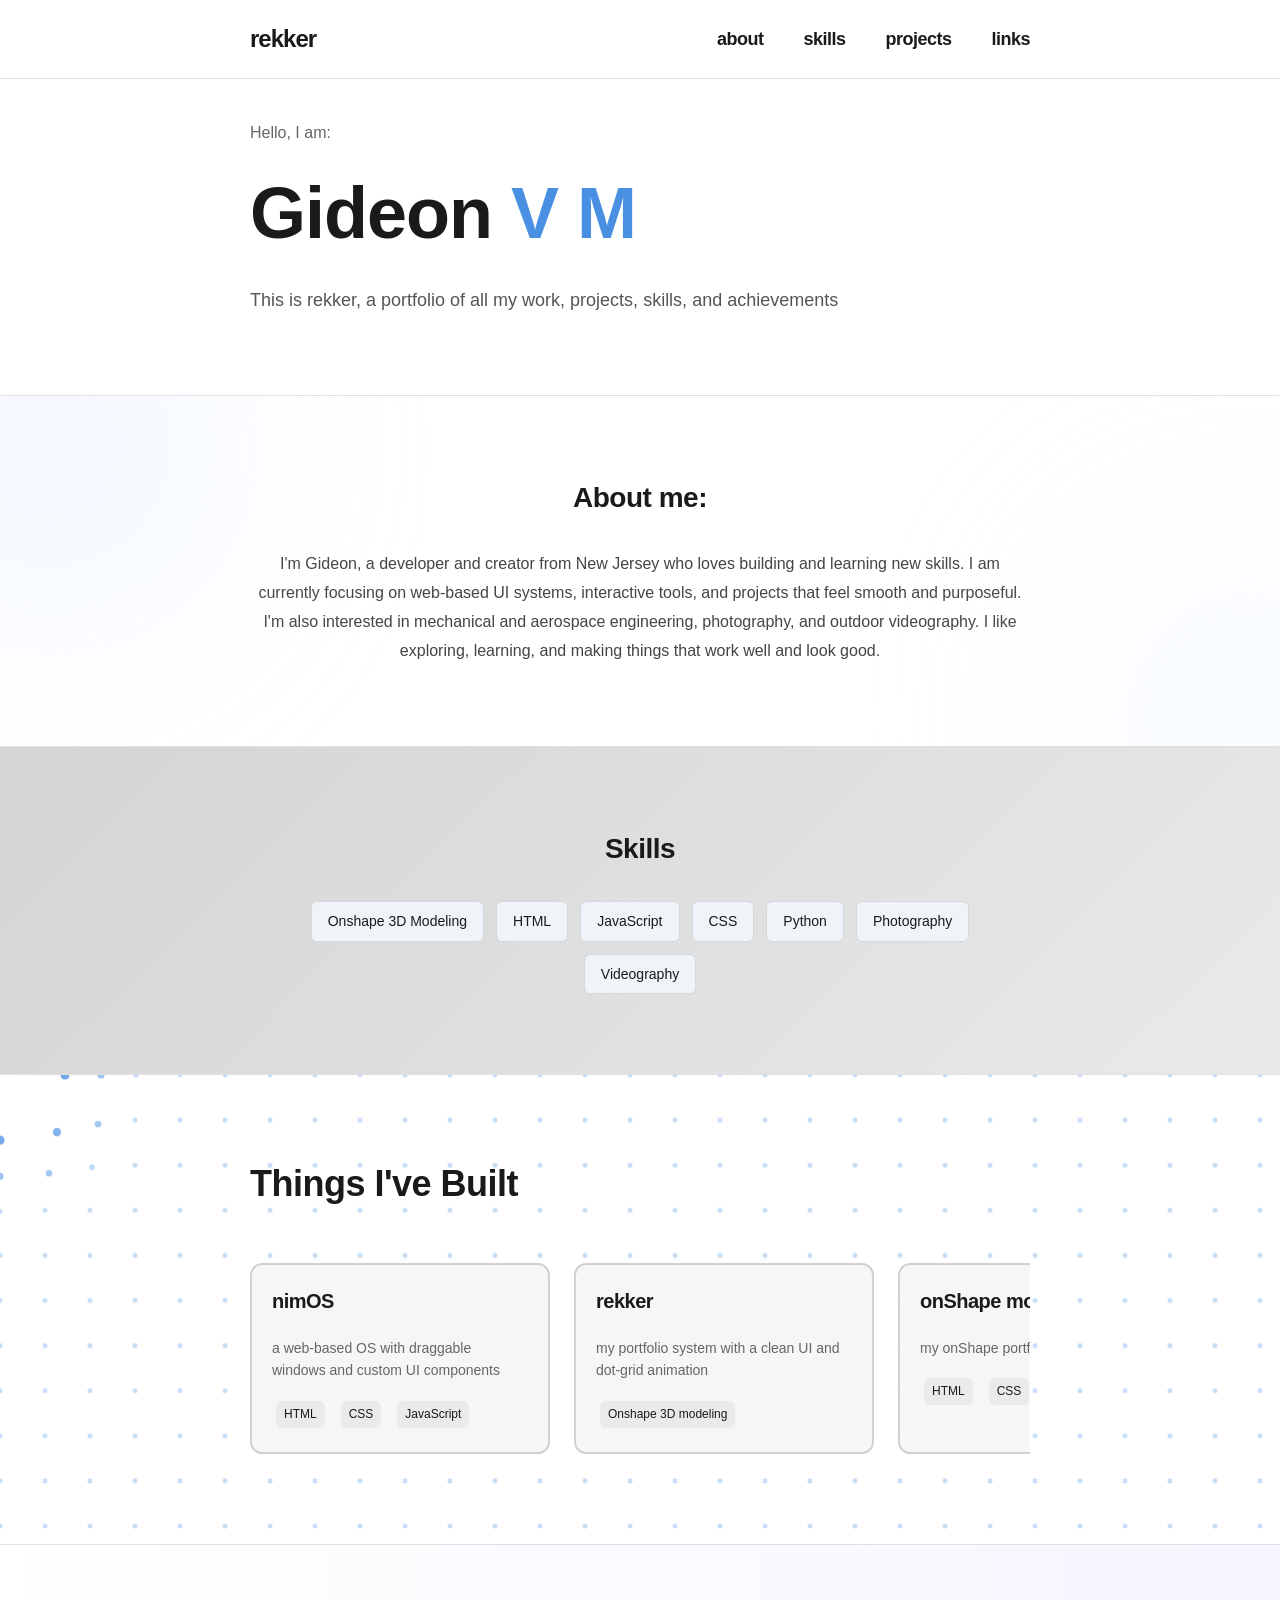
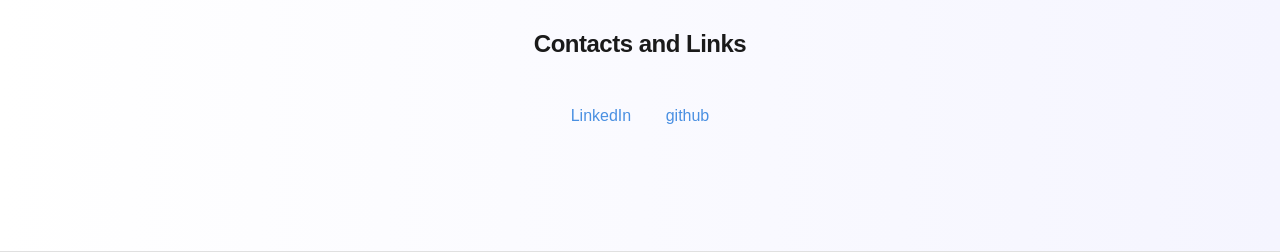
<file: index.html>
<!DOCTYPE html>
    <html lang="en">
        <head>
            <meta charset="UTF-8">
            <meta name="viewport" content="width=device-width, initial-scale=1.0">
            <link rel="stylesheet" href="web.css">
            
            <title>My Website</title>
        </head>

        <body class="body">

            <div class="title-bar">
                <h1 class="title">rekker</h1>
                <div class="nav-right">
                    <a href="#about" class="title2">about</a>
                    <a href="#skills" class="title2">skills</a>
                    <a href="#projects" class="title2">projects</a>
                    <a href="#links" class="title2">links</a>
                </div>
            </div>

            <div class="border">
                <div class="content-1">
                    <p class="greeting">Hello, I am:</p>
                    <h1 class="hero-name">Gideon<span class="accent"> V M</span></h1>
                    <h2 class="hero-subtitle">This is rekker, a portfolio of all my work, projects, skills, and achievements</h2>
                </div>
            </div>
            
            <div class="border">
                <div class="content-2"  id="about">
                    <h3>About me:</h3>
                    <p>I'm Gideon, a developer and creator from New Jersey who loves building and learning new skills. I am currently focusing on web-based UI systems, interactive tools, and projects that feel smooth and purposeful. I'm also interested in mechanical and aerospace engineering, photography, and outdoor videography. I like exploring, learning, and making things that work well and look good.</p>
                </div>
            </div>

            <div class="border" >
                <div class="content-3" id="skills">
                    <h3>Skills</h3>
                    <div class="skills-list">
                        <span class="skill-tag">Onshape 3D Modeling</span>
                        <span class="skill-tag">HTML</span>
                        <span class="skill-tag">JavaScript</span>
                        <span class="skill-tag">CSS</span>
                        <span class="skill-tag">Python</span>
                        <span class="skill-tag">Photography</span>
                        <span class="skill-tag">Videography</span>
                    </div>
                </div>
            </div>

            <div class="border" >
                <section class="projects-section" id="projects">
                    <canvas id="dotGrid"></canvas>

                    <div class="projects">
                        <h2>Things I've Built</h2>
                        
                        <div class="project-row">
                            <div class="project-card">
                                <h3>nimOS</h3>
                                <p>a web-based OS with draggable windows and custom UI components</p>
                                <div class="tags">
                                    <span>HTML</span><span>CSS</span><span>JavaScript</span>
                                </div>
                            </div>
                            <div class="project-card">
                                <h3>rekker</h3>
                                <p>my portfolio system with a clean UI and dot-grid animation</p>
                                <div class="tags">
                                    <span>Onshape 3D modeling</span>
                                </div>
                            </div>
                            <div class="project-card">
                                <h3>onShape models</h3>
                                <p>my onShape portfolio of 3D models</p>
                                <div class="tags">
                                    <span>HTML</span><span>CSS</span><span>JavaScript</span>
                                </div>
                            </div>
                        </div>
                    </div>
                </section>
            </div>
            
            <div class="border" >
                <div class="content-5" id="links">
                    <h3>Contacts and Links</h3>
                    <a href="https://www.linkedin.com/in/gideon-minieri-3a04ab3b8">LinkedIn</a>
                    <a href="https://github.com/rubberducky-png">github</a>
                    
                </div>
            </div>
            
        </body>
        <script src="web.js"></script>
    </html>
</file>
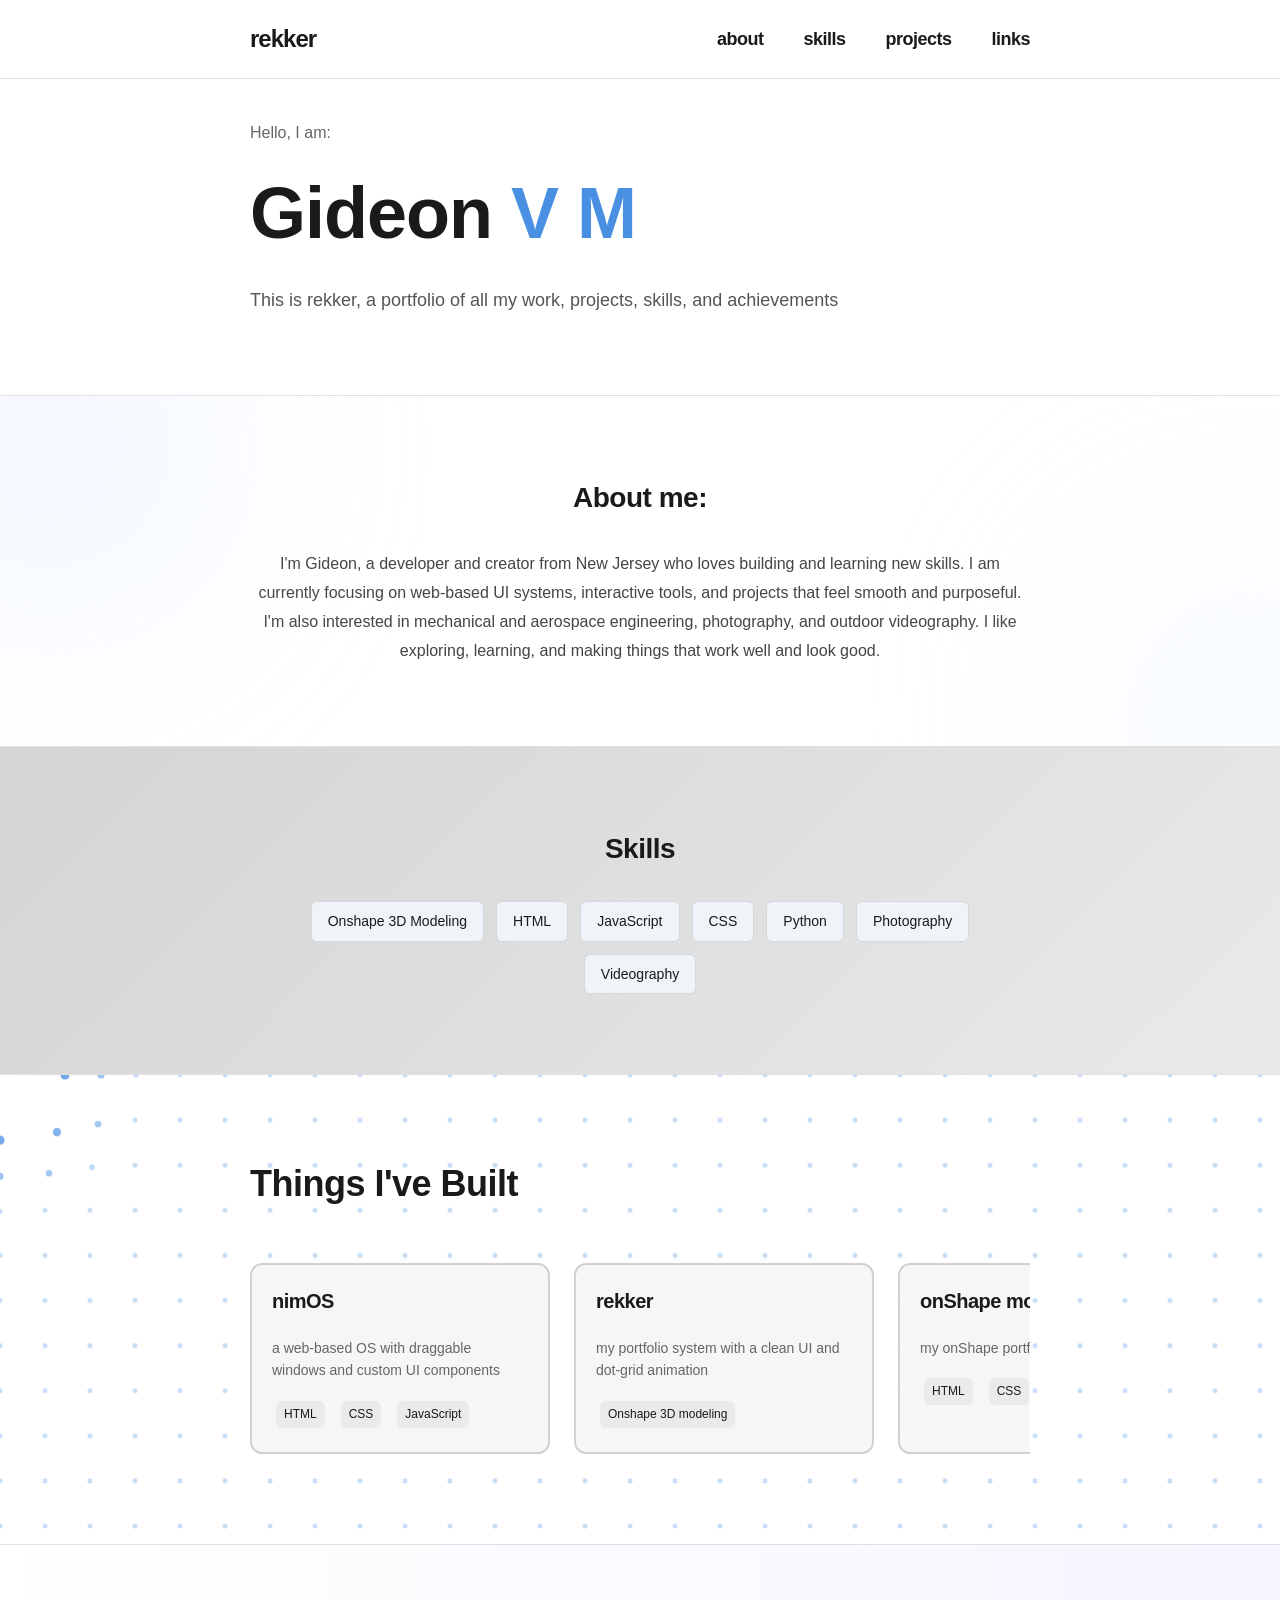
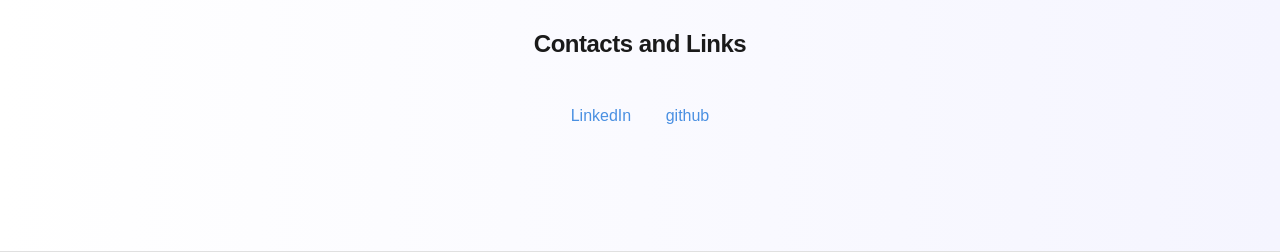
<file: web.html>
<!DOCTYPE html>
    <html lang="en">
        <head>
            <meta charset="UTF-8">
            <meta name="viewport" content="width=device-width, initial-scale=1.0">
            <link rel="stylesheet" href="web.css">
            
            <title>My Website</title>
        </head>

        <body class="body">

            <div class="title-bar">
                <h1 class="title">rekker</h1>
                <div class="nav-right">
                    <a href="#about" class="title2">about</a>
                    <a href="#skills" class="title2">skills</a>
                    <a href="#projects" class="title2">projects</a>
                    <a href="#links" class="title2">links</a>
                </div>
            </div>

            <div class="border">
                <div class="content-1">
                    <p class="greeting">Hello, I am:</p>
                    <h1 class="hero-name">Gideon<span class="accent"> V M</span></h1>
                    <h2 class="hero-subtitle">This is rekker, a portfolio of all my work, projects, skills, and achievements</h2>
                </div>
            </div>
            
            <div class="border">
                <div class="content-2"  id="about">
                    <h3>About me:</h3>
                    <p>I'm Gideon, a developer and creator from New Jersey who loves building and learning new skills. I am currently focusing on web-based UI systems, interactive tools, and projects that feel smooth and purposeful. I'm also interested in mechanical and aerospace engineering, photography, and outdoor videography. I like exploring, learning, and making things that work well and look good.</p>
                </div>
            </div>

            <div class="border" >
                <div class="content-3" id="skills">
                    <h3>Skills</h3>
                    <div class="skills-list">
                        <span class="skill-tag">Onshape 3D Modeling</span>
                        <span class="skill-tag">HTML</span>
                        <span class="skill-tag">JavaScript</span>
                        <span class="skill-tag">CSS</span>
                        <span class="skill-tag">Python</span>
                        <span class="skill-tag">Photography</span>
                        <span class="skill-tag">Videography</span>
                    </div>
                </div>
            </div>

            <div class="border" >
                <section class="projects-section" id="projects">
                    <canvas id="dotGrid"></canvas>

                    <div class="projects">
                        <h2>Things I've Built</h2>
                        
                        <div class="project-row">
                            <div class="project-card">
                                <h3>nimOS</h3>
                                <p>a web-based OS with draggable windows and custom UI components</p>
                                <div class="tags">
                                    <span>HTML</span><span>CSS</span><span>JavaScript</span>
                                </div>
                            </div>
                            <div class="project-card">
                                <h3>rekker</h3>
                                <p>my portfolio system with a clean UI and dot-grid animation</p>
                                <div class="tags">
                                    <span>Onshape 3D modeling</span>
                                </div>
                            </div>
                            <div class="project-card">
                                <h3>onShape models</h3>
                                <p>my onShape portfolio of 3D models</p>
                                <div class="tags">
                                    <span>HTML</span><span>CSS</span><span>JavaScript</span>
                                </div>
                            </div>
                        </div>
                    </div>
                </section>
            </div>
            
            <div class="border" >
                <div class="content-5" id="links">
                    <h3>Contacts and Links</h3>
                    <a href="www.linkedin.com/in/gideon-minieri-3a04ab3b8">LinkedIn</a>
                    <a href="https://github.com/rubberducky-png">github</a>
                    
                </div>
            </div>
            
        </body>
        <script src="web.js"></script>
    </html>
</file>
<file: web.css>
html {
    scroll-behavior: smooth;
}

section, .border {
    scroll-margin-top: 60px;
}

* {
    margin: 0;
    padding: 0;
    box-sizing: border-box;
}

.body {
    background-color: #ffffff;
    color: #1A1A1A;
    font-family: 'Inter', -apple-system, BlinkMacSystemFont, 'Segoe UI', sans-serif;
    line-height: 1.6;
    font-size: 16px;
}

.title-bar {
    position: fixed;
    top: 0;
    left: 0;
    width: 100%;
    display: flex;
    justify-content: space-between;
    align-items: center;
    padding: 20px 250px; 
    border-bottom: 1px solid #E0E0E0;
    background-color: #fff;
    z-index: 999;
}
.title {
    font-size: 24px;
    font-weight: 700;
    letter-spacing: -1px;
}

.nav-right {
    display: flex;
    gap: 40px; 
}


.nav-right a.active {
    color: #4A90E2;
    font-weight: 600;
}

.nav-right a {
    text-decoration: none;
    color: inherit;
    font-size:18px;
    font-weight: 600;
    letter-spacing: -0.5px;
    cursor: pointer;
}

.nav-right a:hover {
    opacity: 0.7
}

.title2 {
    font-size: 18px;
    font-weight: 600;
    letter-spacing: -0.5px;
}


.border {
    border-bottom: 1px solid #E0E0E0;
    margin-top: 0;
}


.content-1,
.content-2,
.content-3,
.content-5 {
    max-width: 100%;
    margin: 0;
    padding: 80px 250px;
    text-align: center;
}

.content-1 {
    text-align: left;
    padding-top: 120px;
}

.greeting {
    font-size: 16px;
    font-weight: 500;
    color: #666;
    margin-bottom: 10px;
}

.hero-name {
    font-size: 72px;
    font-weight: 700;
    margin-bottom: 15px;
    letter-spacing: -1px;
}

.accent {
    color: #4A90E2;
}

.hero-subtitle {
    font-size: 18px;
    font-weight: 400;
    color: #555;
    max-width: 600px;
}


.content-2 p {
    font-size: 16px;
    line-height: 1.8;
    color: #444;
    max-width: 800px;
    margin: 0 auto;
}


.skills-list {
    display: flex;
    flex-wrap: wrap;
    justify-content: center;
    gap: 12px;
    margin-top: 20px;
}

.skill-tag {
    background-color: #F0F4F8;
    border: 1px solid #D0D8E0;
    padding: 8px 16px;
    border-radius: 6px;
    font-size: 14px;
    font-weight: 500;
    color: #1A1A1A;
    transition: all 0.2s ease;
}

.skill-tag:hover {
    background-color: #E3EAFF;
    border-color: #4A90E2;
    color: #4A90E2;
}


.projects-section {
    position: relative;
    width: 100%;
    padding: 80px 0;
    overflow: visible;
}

#dotGrid {
    position: absolute;
    top: 0;
    left: 0;
    width: 100%;
    height: 100%;
    z-index: 0;
}

.projects {
    position: relative;
    z-index: 10;
    max-width: 100%;
    margin: 0;
    padding: 0 250px;
    color: #1A1A1A;
}

.projects h2 {
    font-size: 36px;
    font-weight: 700;
    margin-bottom: 40px;
    letter-spacing: -0.5px;
}

.project-row {
    display: flex;
    gap: 24px;
    overflow-x: auto;
    overflow-y: visible;
    scroll-behavior: smooth;
    padding-bottom: 10px;
    padding-top: 10px;
    scrollbar-width:none;
}

.project-row::-webkit-scrollbar {
  display: none; /* Chrome, Safari */
}

.project-card {
    min-width: 300px;
    background-color: #F9F9F9;
    border: 1px solid #E0E0E0;
    border-top: 3px solid #E0E0E0;
    border-radius: 8px;
    padding: 24px;
    transition: all 0.3s ease;
}

.project-card:hover {
    border-color: #4A90E2;
    border-top: 3px solid #4A90E2;
    box-shadow: 0 4px 12px rgba(74, 144, 226, 0.1);
    transform: translateY(-2px);
}

.project-card h3 {
    font-size: 20px;
    font-weight: 600;
    margin-bottom: 10px;
    color: #1A1A1A;
}

.project-card p {
    font-size: 14px;
    color: #666;
    margin-bottom: 15px;
}

.tags {
    display: flex;
    flex-wrap: wrap;
    gap: 8px;
}

.tags span {
    background-color: #E3EAFF;
    color: #4A90E2;
    padding: 4px 10px;
    border-radius: 4px;
    font-size: 12px;
    font-weight: 500;
}


.content-5 {
    text-align: center;
    padding-bottom: 120px;
}

.content-5 h3 {
    font-size: 24px;
    font-weight: 600;
    margin-bottom: 30px;
}

.content-5 a {
    display: inline-block;
    margin: 0 15px;
    color: #4A90E2;
    text-decoration: none;
    font-weight: 500;
    transition: all 0.2s ease;
    border-bottom: 2px solid transparent;
}

.content-5 a:hover {
    border-bottom-color: #4A90E2;
}


h3 {
    font-size: 28px;
    font-weight: 700;
    margin-bottom: 20px;
    letter-spacing: -0.5px;
    padding-bottom: 10px;
}


.project-card {
  flex: 0 0 300px;
  background-color: rgba(245, 245, 245, 0.9);
  border: 2px solid #D1D1D1;
  border-radius: 12px;
  padding: 20px;
  backdrop-filter: blur(4px);
  transition: transform 0.2s ease, box-shadow 0.2s ease, border-color 0.2s ease;
}

.project-card:hover {
  transform: translateY(-5px);
  box-shadow: 0 8px 16px rgba(0, 0, 0, 0.08);
  border-color: #D1D1D1;
  background-color: rgba(255, 255, 255, 0.95); 
}

.tags span {
    display: inline-block;
    background-color: #EAEAEA;
    color: #1A1A1A;
    font-size: 12px;
    padding: 4px 8px;
    border-radius: 6px;
    margin: 4px;
}

#about {
  position: relative;
  overflow: hidden;
}

#about::before,
#about::after {
  content: "";
  position: absolute;
  width: 300px;
  height: 300px;
  border-radius: 50%;
  filter: blur(120px);
  opacity: 0.4;
}

#about::before {
  top: -100px;
  left: -100px;
  background: #cfe2ff;
}

#about::after {
  bottom: -120px;
  right: -120px;
  background: #e3f0ff;
}



#skills {
    background-image: linear-gradient(135deg,#d4d4d4, #ffffff);
    background-size: 200% 200%;
    animation: gradientShift 10s ease infinite;
}

@keyframes gradientShift {
    0% { background-position: 0% 50%; }
    50% { background-position: 100% 50%; }
    100% { background-position: 0% 50%; }
}

#links {
    background: linear-gradient(90deg, #ffffff 0%, #f5f5ff 100%);
}
</file>
